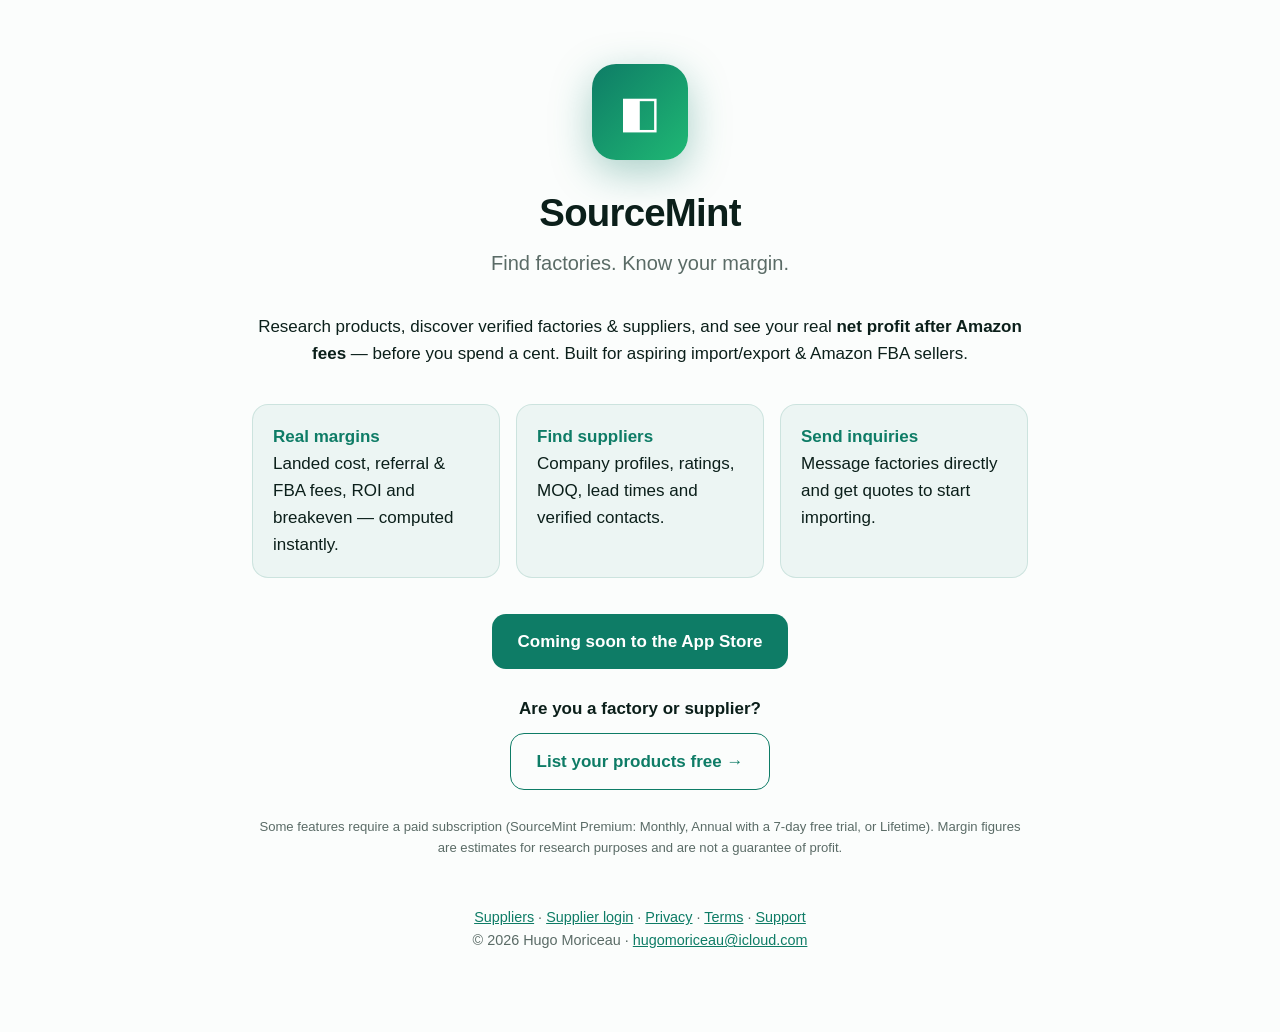
<file: index.html>
<!doctype html>
<html lang="en">
<head>
<meta charset="utf-8">
<meta name="viewport" content="width=device-width, initial-scale=1">
<title>SourceMint — Find factories. Know your margin.</title>
<meta name="description" content="SourceMint helps import/export & Amazon FBA sellers find factories and suppliers, and see net profit margin after Amazon fees — before they buy.">
<style>
  :root { color-scheme: light dark; --fg:#0b1f1a; --muted:#5a6b66; --bg:#fbfdfc; --brand:#0E7C66; --brand2:#1FB874; }
  @media (prefers-color-scheme: dark){ :root{ --fg:#eafff7; --muted:#93a8a1; --bg:#07100d; } }
  * { box-sizing:border-box; } body { margin:0; color:var(--fg); background:var(--bg);
    font:17px/1.6 -apple-system,BlinkMacSystemFont,"Segoe UI",Roboto,sans-serif; }
  .wrap { max-width:820px; margin:0 auto; padding:64px 22px 80px; text-align:center; }
  .logo { width:96px;height:96px;border-radius:24px;margin:0 auto 22px;
    background:linear-gradient(135deg,var(--brand),var(--brand2));
    display:grid;place-items:center;color:#fff;font-size:44px;box-shadow:0 12px 40px rgba(14,124,102,.35); }
  h1 { font-size:2.4rem; margin:.2em 0 .1em; letter-spacing:-.02em; }
  .tag { font-size:1.25rem; color:var(--muted); margin:0 0 34px; }
  .grid { display:grid; grid-template-columns:repeat(auto-fit,minmax(220px,1fr)); gap:16px; text-align:left; margin:36px 0; }
  .card { background:rgba(14,124,102,.06); border:1px solid rgba(14,124,102,.14); border-radius:16px; padding:18px 20px; }
  .card b { color:var(--brand); }
  a.btn { display:inline-block; background:var(--brand); color:#fff; text-decoration:none;
    padding:14px 26px; border-radius:14px; font-weight:600; }
  footer { margin-top:48px; color:var(--muted); font-size:.9rem; }
  footer a { color:var(--brand); }
  .note { font-size:.82rem; color:var(--muted); margin-top:26px; }
</style>
</head>
<body>
<div class="wrap">
  <div class="logo">◧</div>
  <h1>SourceMint</h1>
  <p class="tag">Find factories. Know your margin.</p>
  <p>Research products, discover verified factories &amp; suppliers, and see your real
  <b>net profit after Amazon fees</b> — before you spend a cent. Built for aspiring
  import/export &amp; Amazon FBA sellers.</p>

  <div class="grid">
    <div class="card"><b>Real margins</b><br>Landed cost, referral &amp; FBA fees, ROI and breakeven — computed instantly.</div>
    <div class="card"><b>Find suppliers</b><br>Company profiles, ratings, MOQ, lead times and verified contacts.</div>
    <div class="card"><b>Send inquiries</b><br>Message factories directly and get quotes to start importing.</div>
  </div>

  <a class="btn" href="#">Coming soon to the App Store</a>

  <p style="margin-top:26px;font-weight:600">Are you a factory or supplier?</p>
  <p style="margin-top:-6px"><a class="btn" style="background:transparent;border:1px solid var(--brand);color:var(--brand)" href="suppliers.html">List your products free →</a></p>

  <p class="note">Some features require a paid subscription (SourceMint Premium: Monthly,
  Annual with a 7-day free trial, or Lifetime). Margin figures are estimates for research
  purposes and are not a guarantee of profit.</p>

  <footer>
    <a href="suppliers.html">Suppliers</a> · <a href="login.html">Supplier login</a> · <a href="privacy.html">Privacy</a> · <a href="terms.html">Terms</a> · <a href="support.html">Support</a><br>
    © 2026 Hugo Moriceau · <a href="mailto:hugomoriceau@icloud.com">hugomoriceau@icloud.com</a>
  </footer>
</div>
</body>
</html>
</file>
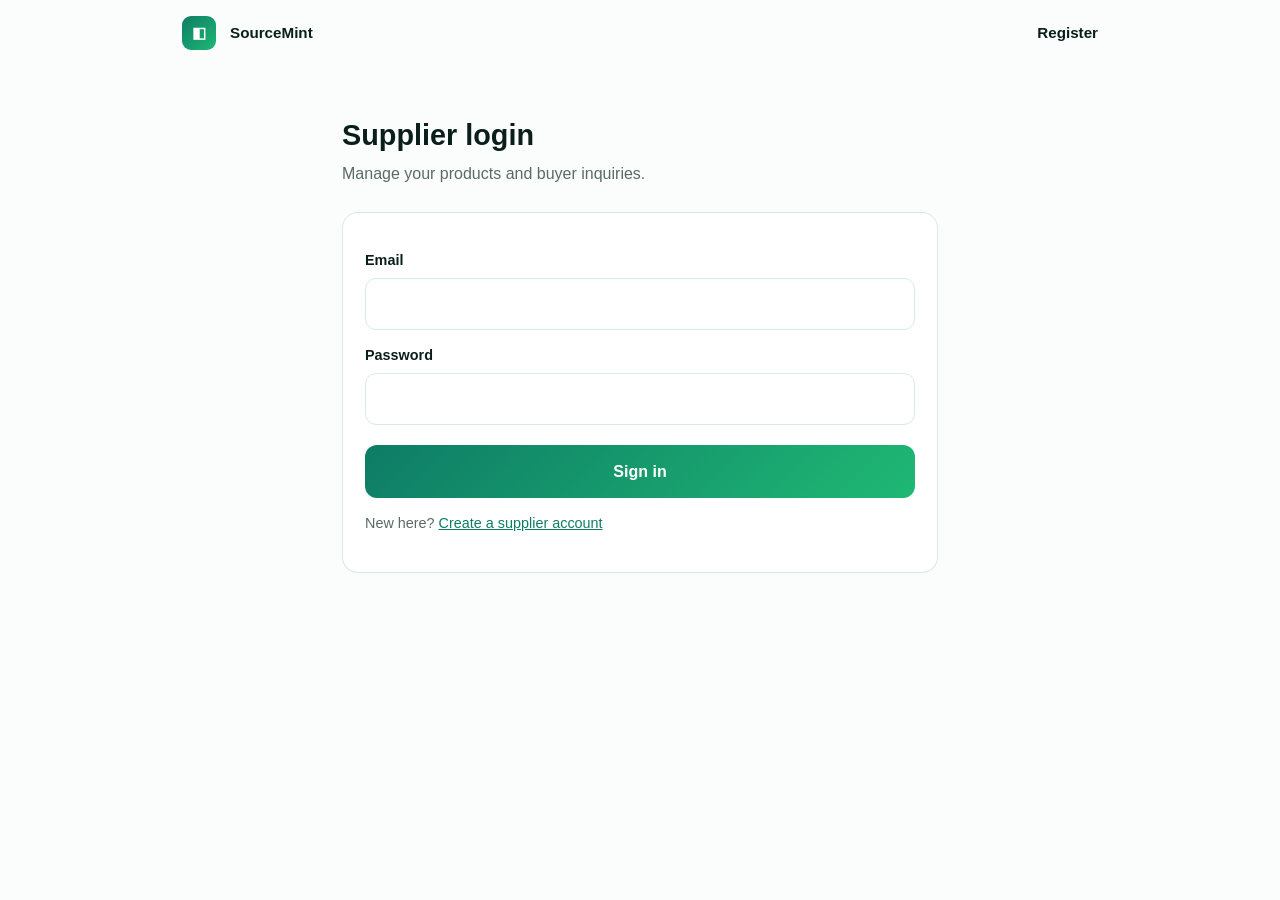
<file: dashboard.html>
<!doctype html>
<html lang="en">
<head>
<meta charset="utf-8">
<meta name="viewport" content="width=device-width, initial-scale=1">
<title>SourceMint — Supplier dashboard</title>
<link rel="stylesheet" href="portal.css">
</head>
<body>
<nav class="nav">
  <a class="logo" href="index.html">◧</a>
  <a href="index.html">SourceMint</a>
  <span class="sp"></span>
  <span id="who" class="muted"></span>
  <a href="#" onclick="logout();return false">Sign out</a>
</nav>
<div class="wrap" style="max-width:820px">
  <h1>Your dashboard</h1>
  <p class="sub">Add products buyers can discover, and see inquiries as they arrive.</p>

  <div class="card">
    <h2 style="margin-top:0">Add a product</h2>
    <div style="background:rgba(14,124,102,.06);border:1px solid var(--border);border-radius:12px;padding:14px;margin-bottom:16px">
      <label style="margin-top:0">Auto-fill from a link</label>
      <div class="row">
        <input id="importURL" placeholder="Paste an Amazon, AliExpress or Alibaba URL">
        <button type="button" id="importBtn" style="margin-top:0;flex:0 0 auto;width:auto;padding:12px 18px">Import</button>
      </div>
      <div id="importMsg" class="muted" style="margin-top:8px;font-size:.85rem"></div>
    </div>
    <div style="background:rgba(31,184,116,.07);border:1px solid var(--border);border-radius:12px;padding:14px;margin-bottom:16px">
      <label style="margin-top:0">Bulk import (CSV)</label>
      <p class="muted" style="margin:4px 0 10px;font-size:.85rem">Have many products? Upload a CSV to list them all at once.
        <a class="link" href="catalog_template.csv" download>Download template</a></p>
      <div class="row">
        <input id="csvFile" type="file" accept=".csv">
        <button type="button" id="csvBtn" style="margin-top:0;flex:0 0 auto;width:auto;padding:12px 18px">Upload</button>
      </div>
      <div id="csvMsg" class="muted" style="margin-top:8px;font-size:.85rem"></div>
    </div>
    <form id="pf">
      <label>Product title *</label>
      <input name="title" required placeholder="e.g. Bamboo Drawer Organizer">
      <label>Description</label>
      <textarea name="description" placeholder="Materials, sizes, customization, certifications…"></textarea>
      <div class="row">
        <div><label>Category</label>
          <select name="category">
            <option>home</option><option>kitchen</option><option>beauty</option><option>electronics</option>
            <option>fitness</option><option>pets</option><option>baby</option><option>outdoor</option>
            <option>office</option><option>fashion</option><option>tools</option><option>toys</option>
          </select></div>
        <div><label>MOQ</label><input name="moq" type="number" value="100"></div>
      </div>
      <div class="row">
        <div><label>Unit cost (USD) *</label><input name="unitCostUSD" type="number" step="0.01" required placeholder="3.10"></div>
        <div><label>Shipping/unit (USD)</label><input name="shippingPerUnitUSD" type="number" step="0.01" placeholder="1.20"></div>
      </div>
      <div class="row">
        <div><label>Amazon retail (USD)</label><input name="amazonPriceUSD" type="number" step="0.01" placeholder="24.99"></div>
        <div><label>Weight (kg)</label><input name="weightKg" type="number" step="0.01" placeholder="0.55"></div>
      </div>
      <label>Package dimensions (cm) — improves margin accuracy</label>
      <div class="row">
        <div><input name="lengthCm" type="number" step="0.1" placeholder="Length"></div>
        <div><input name="widthCm" type="number" step="0.1" placeholder="Width"></div>
        <div><input name="heightCm" type="number" step="0.1" placeholder="Height"></div>
      </div>
      <label>Product photo (optional)</label>
      <input name="image" type="file" accept="image/*">
      <button type="submit">Publish product</button>
      <div id="pm" class="msg"></div>
    </form>
  </div>

  <h2>Your products</h2>
  <div id="products" class="grid"><p class="muted">Loading…</p></div>

  <h2 style="margin-top:34px">Buyer inquiries</h2>
  <div id="inquiries"><p class="muted">Loading…</p></div>
</div>
<script src="app.js"></script>
<script>
requireLogin();

async function loadMe(){ try { const c = await api("/companies/me",{auth:true}); document.getElementById("who").textContent=c.name; } catch(e){ if(e.status===401) logout(); } }
async function loadProducts(){
  const el=document.getElementById("products");
  try {
    const ps = await api("/products/mine/list",{auth:true});
    el.innerHTML = ps.length ? ps.map(p=>`<div class="item"><span class="pill">${p.category}</span>
      <h3>${p.titleText}</h3><div class="m">Cost $${p.unitCostUSD} · Amazon $${p.amazonPriceUSD} · MOQ ${p.moq}${p.images.length?" · 📷":""}</div></div>`).join("")
      : '<p class="muted">No products yet — add your first above.</p>';
  } catch(e){ el.innerHTML='<p class="muted">Could not load.</p>'; }
}
async function loadInquiries(){
  const el=document.getElementById("inquiries");
  try {
    const xs = await api("/inquiries/mine",{auth:true});
    el.innerHTML = xs.length ? xs.map(i=>`<div class="item"><h3>${i.buyerEmail} · qty ${i.quantity}</h3>
      <div class="m">${i.productTitle?("Re: "+i.productTitle+" · "):""}${i.message}</div></div>`).join("")
      : '<p class="muted">No inquiries yet. They\'ll appear here when buyers reach out.</p>';
  } catch(e){ el.innerHTML='<p class="muted">Could not load.</p>'; }
}

document.getElementById("pf").addEventListener("submit", async (e)=>{
  e.preventDefault();
  const form=e.target, fd=Object.fromEntries(new FormData(form).entries());
  const file=form.image.files[0];
  ["moq"].forEach(k=>fd[k]=parseInt(fd[k]||"0"));
  ["unitCostUSD","shippingPerUnitUSD","amazonPriceUSD","weightKg","lengthCm","widthCm","heightCm"].forEach(k=>fd[k]=parseFloat(fd[k]||"0"));
  delete fd.image;
  try {
    const p = await api("/products",{method:"POST",auth:true,body:fd});
    if (file) {
      const f=new FormData(); f.append("image",file);
      await api(`/products/${p.id}/images`,{method:"POST",auth:true,form:true,body:f});
    }
    msg(document.getElementById("pm"),"Product published ✓",true);
    form.reset(); loadProducts();
  } catch(err){ msg(document.getElementById("pm"),(err.data&&err.data.error)||"Could not publish.",false); }
});

// Auto-fill from an Amazon / AliExpress / Alibaba link.
document.getElementById("importBtn").addEventListener("click", async ()=>{
  const url=document.getElementById("importURL").value.trim();
  const msg=document.getElementById("importMsg");
  if(!url){ msg.textContent="Paste a product URL first."; return; }
  msg.textContent="Looking up…";
  try{
    const r=await api("/products/source/lookup?url="+encodeURIComponent(url));
    const f=document.getElementById("pf"); const set=(n,v)=>{ if(v!=null&&f[n]!=null) f[n].value=v; };
    const filled=[];
    if(r.title&&!f.title.value){ set("title",r.title); filled.push("title"); }
    if(r.priceUSD!=null){ set("amazonPriceUSD",r.priceUSD.toFixed(2)); filled.push("Amazon price"); }
    if(r.unitCostUSD!=null){ set("unitCostUSD",r.unitCostUSD.toFixed(2)); filled.push("unit cost"); }
    if(r.weightKg!=null){ set("weightKg",r.weightKg.toFixed(2)); filled.push("weight"); }
    if(r.moq!=null){ set("moq",r.moq); filled.push("MOQ"); }
    if(r.lengthCm){ set("lengthCm",r.lengthCm); } if(r.widthCm){ set("widthCm",r.widthCm); } if(r.heightCm){ set("heightCm",r.heightCm); }
    msg.textContent=filled.length?((r.platform||"Link")+": filled "+filled.join(", ")):"Recognized, but no data returned.";
  }catch(e){
    if(e.status===503) msg.textContent="That marketplace isn't connected yet (needs an API key on the server).";
    else if(e.status===422) msg.textContent="Couldn't read that link — paste an Amazon, AliExpress or Alibaba product URL.";
    else msg.textContent="Lookup failed. Try again.";
  }
});

// Bulk CSV import — parse client-side, POST as JSON to /products/bulk.
function parseCSV(text){
  const lines=text.replace(/\r/g,"").split("\n").filter(l=>l.trim());
  if(!lines.length) return [];
  const head=lines[0].split(",").map(h=>h.trim());
  return lines.slice(1).map(line=>{
    // basic CSV: handles simple quoted fields
    const cells=[]; let cur="",q=false;
    for(const ch of line){ if(ch=='"'){q=!q;} else if(ch==','&&!q){cells.push(cur);cur="";} else cur+=ch; }
    cells.push(cur);
    const o={}; head.forEach((h,i)=>o[h]=(cells[i]||"").trim()); return o;
  });
}
const F=parseFloat, I=(v)=>parseInt(v)||0;
document.getElementById("csvBtn").addEventListener("click", ()=>{
  const file=document.getElementById("csvFile").files[0];
  const msg=document.getElementById("csvMsg");
  if(!file){ msg.textContent="Choose a CSV file first."; return; }
  const rd=new FileReader();
  rd.onload=async()=>{
    const rows=parseCSV(rd.result);
    const products=rows.filter(r=>r.title).map(r=>({
      title:r.title, description:r.description||"", category:(r.category||"home").toLowerCase(),
      unitCostUSD:F(r.unit_cost_usd)||0, shippingPerUnitUSD:F(r.shipping_per_unit_usd)||0,
      moq:I(r.moq)||1, amazonPriceUSD:F(r.amazon_price_usd)||0, amazonMonthlySales:I(r.amazon_monthly_sales),
      weightKg:F(r.weight_kg)||0.5, lengthCm:F(r.length_cm)||0, widthCm:F(r.width_cm)||0,
      heightCm:F(r.height_cm)||0, asin:(r.asin||"").toUpperCase()
    }));
    if(!products.length){ msg.textContent="No product rows found (need a 'title' column)."; return; }
    msg.textContent=`Uploading ${products.length} products…`;
    try{
      const res=await api("/products/bulk",{method:"POST",auth:true,body:{products}});
      msg.textContent=`Imported ${res.created} products${res.failed?`, ${res.failed} skipped`:""}.`;
      loadProducts();
    }catch(e){ msg.textContent="Upload failed. Check the file format."; }
  };
  rd.readAsText(file);
});

loadMe(); loadProducts(); loadInquiries();
</script>
</body>
</html>
</file>
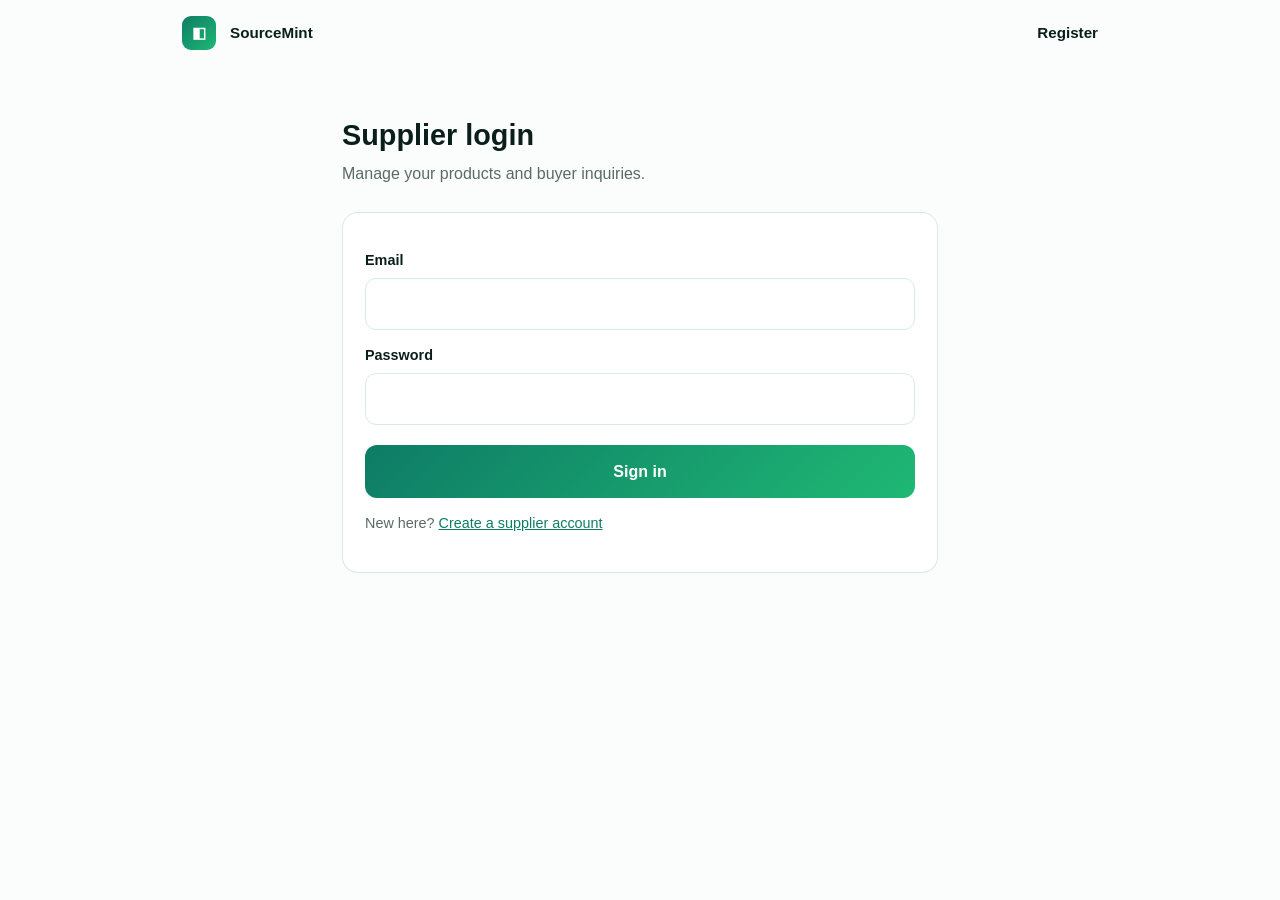
<file: login.html>
<!doctype html>
<html lang="en">
<head>
<meta charset="utf-8">
<meta name="viewport" content="width=device-width, initial-scale=1">
<title>SourceMint — Supplier login</title>
<link rel="stylesheet" href="portal.css">
</head>
<body>
<nav class="nav">
  <a class="logo" href="index.html">◧</a>
  <a href="index.html">SourceMint</a>
  <span class="sp"></span>
  <a href="register.html">Register</a>
</nav>
<div class="wrap">
  <h1>Supplier login</h1>
  <p class="sub">Manage your products and buyer inquiries.</p>
  <div class="card">
    <form id="f">
      <label>Email</label>
      <input name="email" type="email" required>
      <label>Password</label>
      <input name="password" type="password" required>
      <button type="submit">Sign in</button>
      <div id="m" class="msg"></div>
    </form>
    <p class="muted" style="margin-top:14px">New here? <a class="link" href="register.html">Create a supplier account</a></p>
  </div>
</div>
<script src="app.js"></script>
<script>
if (token()) location.href = "dashboard.html";
document.getElementById("f").addEventListener("submit", async (e) => {
  e.preventDefault();
  const fd = Object.fromEntries(new FormData(e.target).entries());
  try {
    const r = await api("/companies/login", { method:"POST", body: fd });
    setToken(r.token);
    location.href = "dashboard.html";
  } catch (err) {
    msg(document.getElementById("m"), "Incorrect email or password.", false);
  }
});
</script>
</body>
</html>
</file>
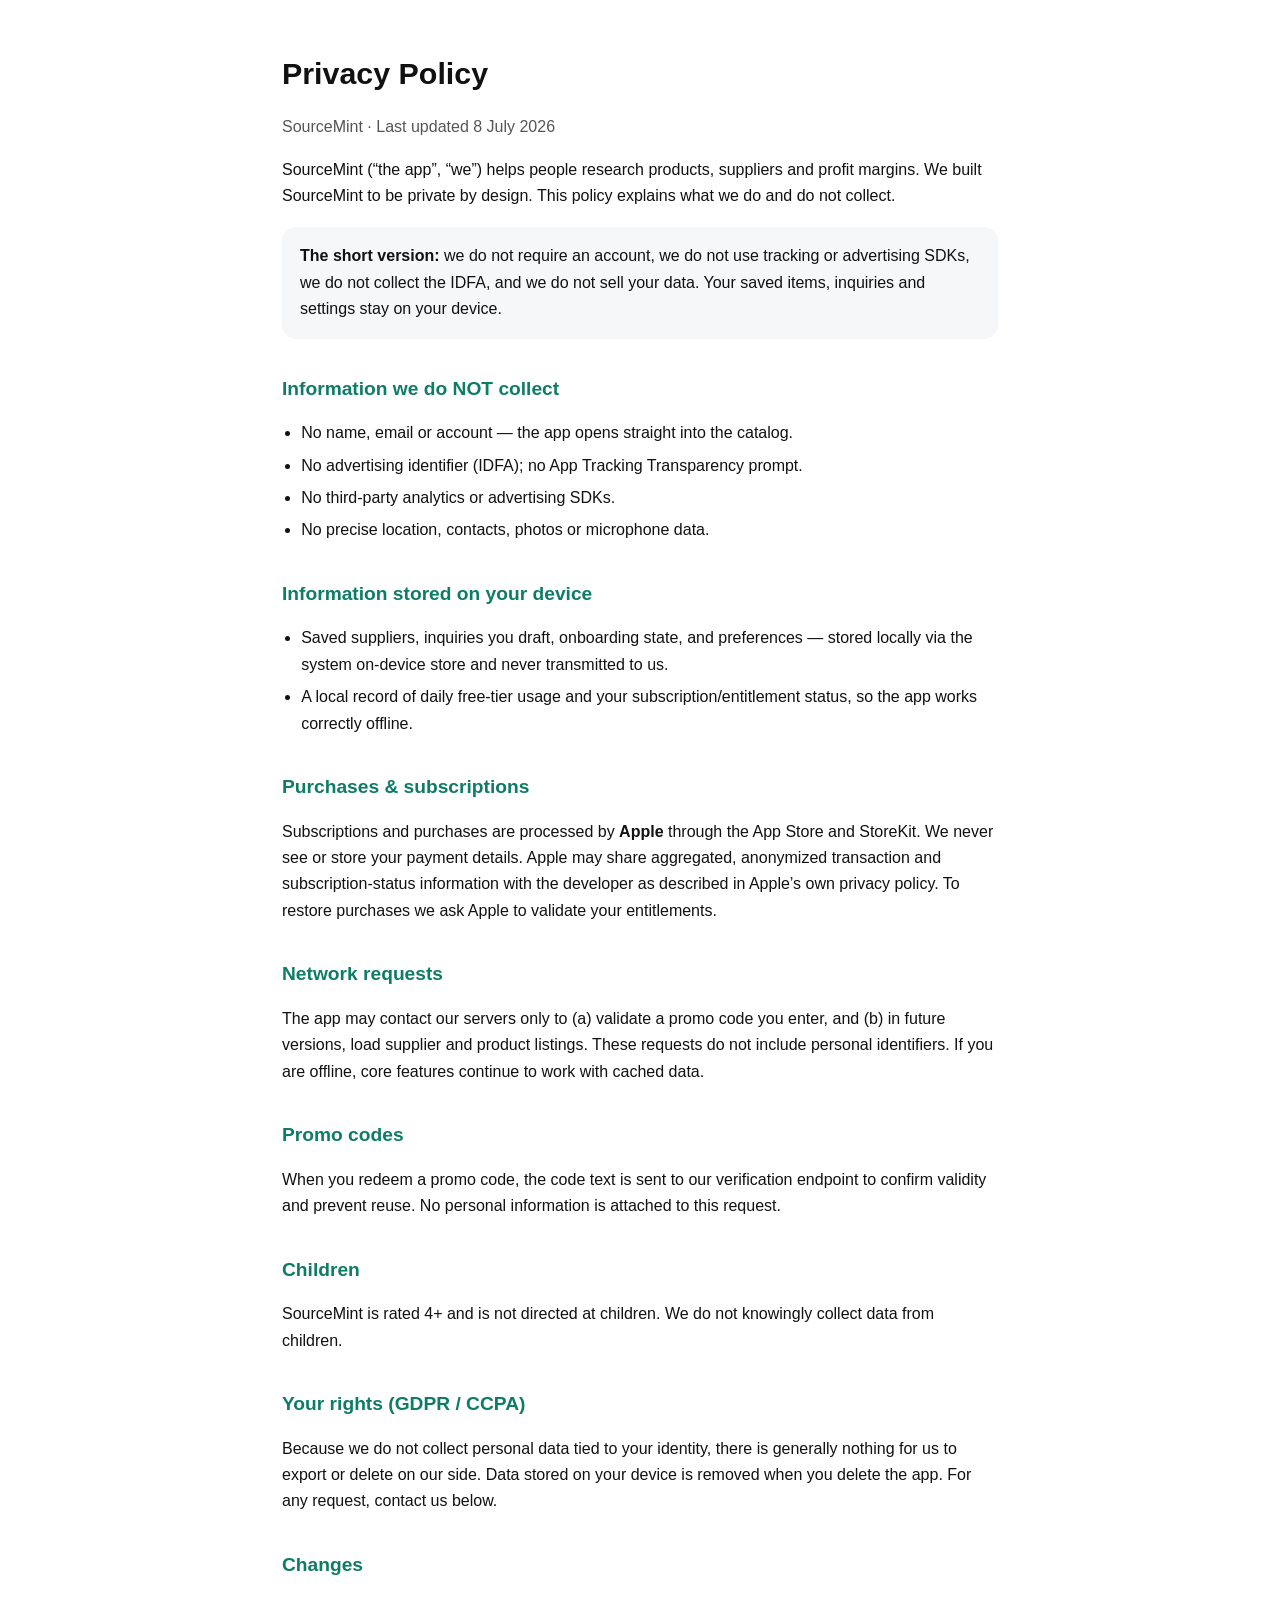
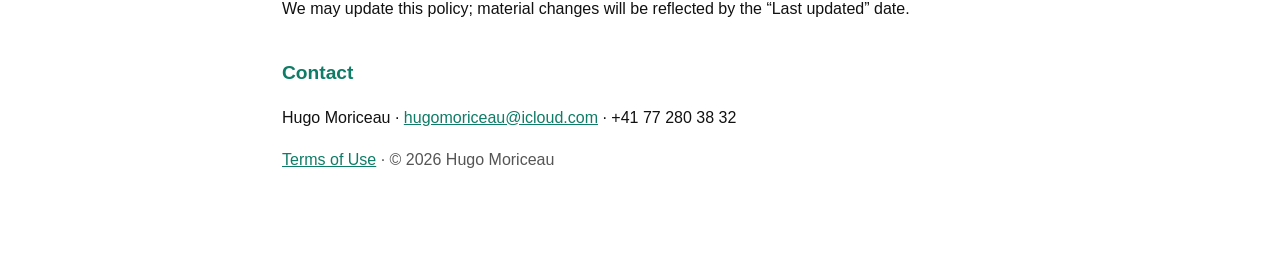
<file: privacy.html>
<!doctype html>
<html lang="en">
<head>
<meta charset="utf-8">
<meta name="viewport" content="width=device-width, initial-scale=1">
<title>SourceMint — Privacy Policy</title>
<style>
  :root { color-scheme: light dark; --fg:#111; --muted:#555; --bg:#fff; --card:#f6f7f8; --brand:#0E7C66; }
  @media (prefers-color-scheme: dark){ :root{ --fg:#eee; --muted:#aaa; --bg:#0d0f0e; --card:#161a19; } }
  * { box-sizing:border-box; } html { -webkit-text-size-adjust:100%; }
  body { margin:0; font:16px/1.65 -apple-system,BlinkMacSystemFont,"Segoe UI",Roboto,sans-serif;
         color:var(--fg); background:var(--bg); }
  .wrap { max-width:760px; margin:0 auto; padding:48px 22px 80px; }
  h1 { font-size:1.9rem; margin:0 0 4px; }
  h2 { font-size:1.2rem; margin:34px 0 10px; color:var(--brand); }
  .muted { color:var(--muted); }
  a { color:var(--brand); }
  code { background:var(--card); padding:2px 6px; border-radius:6px; }
  ul { padding-left:1.2em; } li { margin:6px 0; }
  .card { background:var(--card); border-radius:14px; padding:16px 18px; margin:18px 0; }
</style>
</head>
<body>
<div class="wrap">
  <h1>Privacy Policy</h1>
  <p class="muted">SourceMint · Last updated 8 July 2026</p>

  <p>SourceMint (“the app”, “we”) helps people research products, suppliers and profit
  margins. We built SourceMint to be private by design. This policy explains what we do and
  do not collect.</p>

  <div class="card">
    <strong>The short version:</strong> we do not require an account, we do not use tracking
    or advertising SDKs, we do not collect the IDFA, and we do not sell your data. Your saved
    items, inquiries and settings stay on your device.
  </div>

  <h2>Information we do NOT collect</h2>
  <ul>
    <li>No name, email or account — the app opens straight into the catalog.</li>
    <li>No advertising identifier (IDFA); no App Tracking Transparency prompt.</li>
    <li>No third-party analytics or advertising SDKs.</li>
    <li>No precise location, contacts, photos or microphone data.</li>
  </ul>

  <h2>Information stored on your device</h2>
  <ul>
    <li>Saved suppliers, inquiries you draft, onboarding state, and preferences — stored
        locally via the system on-device store and never transmitted to us.</li>
    <li>A local record of daily free-tier usage and your subscription/entitlement status,
        so the app works correctly offline.</li>
  </ul>

  <h2>Purchases &amp; subscriptions</h2>
  <p>Subscriptions and purchases are processed by <strong>Apple</strong> through the App Store
  and StoreKit. We never see or store your payment details. Apple may share aggregated,
  anonymized transaction and subscription-status information with the developer as described in
  Apple’s own privacy policy. To restore purchases we ask Apple to validate your entitlements.</p>

  <h2>Network requests</h2>
  <p>The app may contact our servers only to (a) validate a promo code you enter, and (b) in
  future versions, load supplier and product listings. These requests do not include personal
  identifiers. If you are offline, core features continue to work with cached data.</p>

  <h2>Promo codes</h2>
  <p>When you redeem a promo code, the code text is sent to our verification endpoint to confirm
  validity and prevent reuse. No personal information is attached to this request.</p>

  <h2>Children</h2>
  <p>SourceMint is rated 4+ and is not directed at children. We do not knowingly collect data
  from children.</p>

  <h2>Your rights (GDPR / CCPA)</h2>
  <p>Because we do not collect personal data tied to your identity, there is generally nothing
  for us to export or delete on our side. Data stored on your device is removed when you delete
  the app. For any request, contact us below.</p>

  <h2>Changes</h2>
  <p>We may update this policy; material changes will be reflected by the “Last updated” date.</p>

  <h2>Contact</h2>
  <p>Hugo Moriceau · <a href="mailto:hugomoriceau@icloud.com">hugomoriceau@icloud.com</a> ·
  +41 77 280 38 32</p>

  <p class="muted"><a href="terms.html">Terms of Use</a> · © 2026 Hugo Moriceau</p>
</div>
</body>
</html>
</file>
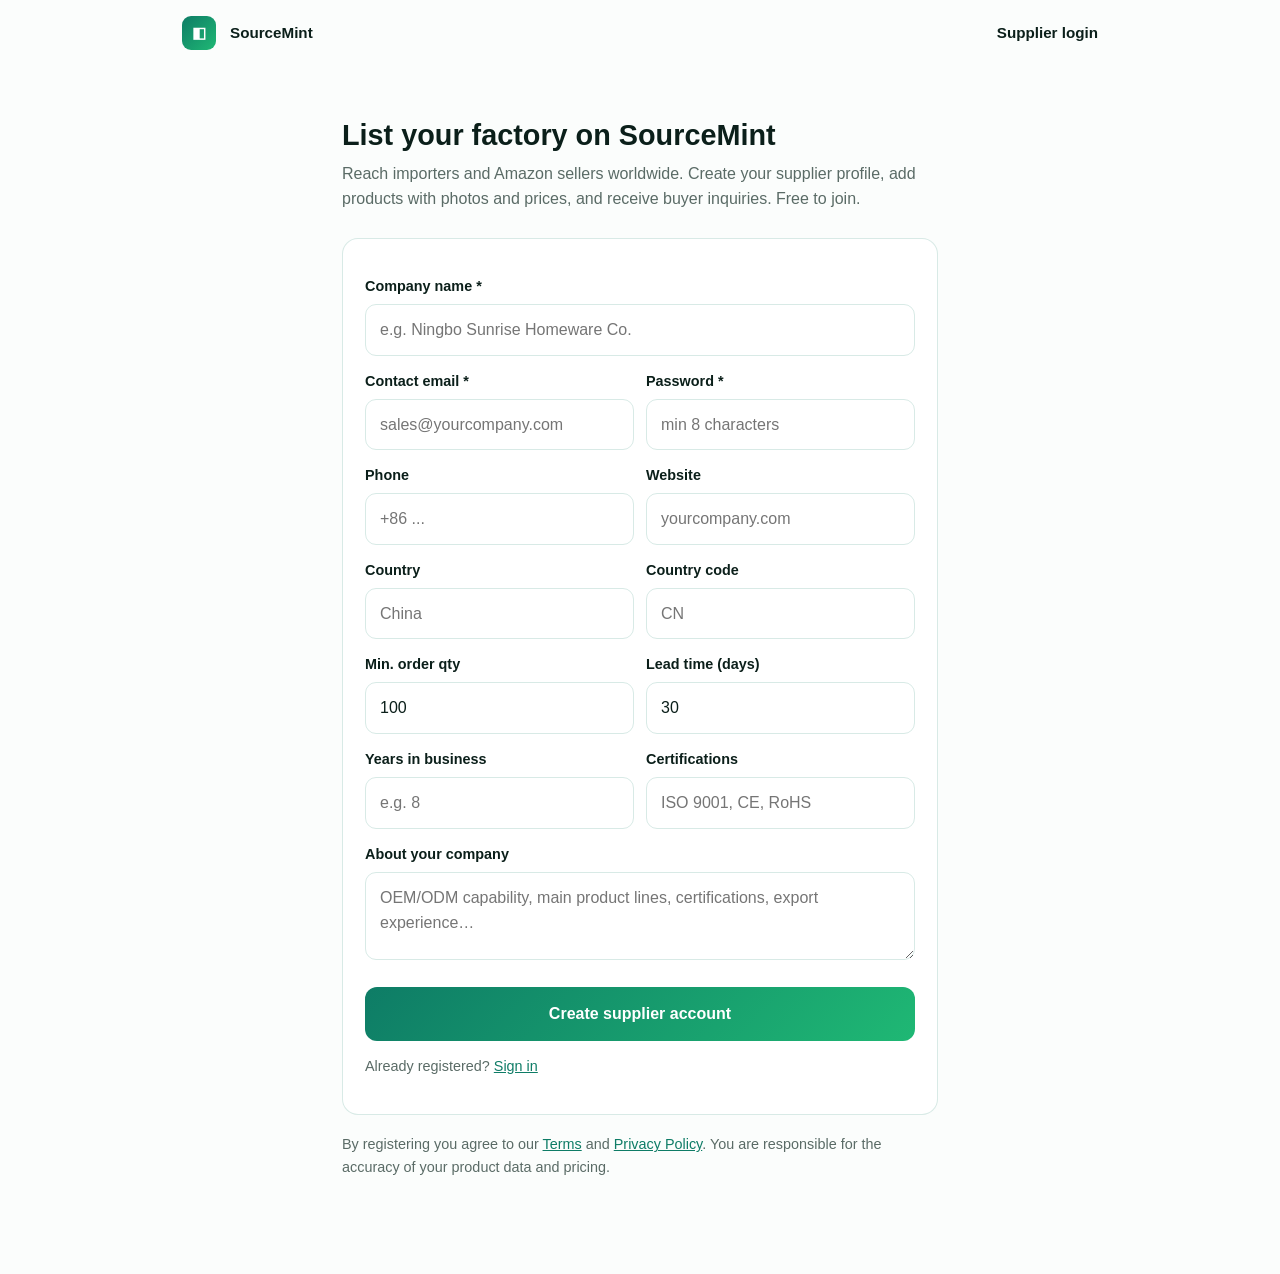
<file: register.html>
<!doctype html>
<html lang="en">
<head>
<meta charset="utf-8">
<meta name="viewport" content="width=device-width, initial-scale=1">
<title>SourceMint — Register your factory</title>
<link rel="stylesheet" href="portal.css">
</head>
<body>
<nav class="nav">
  <a class="logo" href="index.html">◧</a>
  <a href="index.html">SourceMint</a>
  <span class="sp"></span>
  <a href="login.html">Supplier login</a>
</nav>
<div class="wrap">
  <h1>List your factory on SourceMint</h1>
  <p class="sub">Reach importers and Amazon sellers worldwide. Create your supplier profile, add
  products with photos and prices, and receive buyer inquiries. Free to join.</p>
  <div class="card">
    <form id="f">
      <label>Company name *</label>
      <input name="name" required placeholder="e.g. Ningbo Sunrise Homeware Co.">
      <div class="row">
        <div><label>Contact email *</label><input name="email" type="email" required placeholder="sales@yourcompany.com"></div>
        <div><label>Password *</label><input name="password" type="password" required minlength="8" placeholder="min 8 characters"></div>
      </div>
      <div class="row">
        <div><label>Phone</label><input name="phone" placeholder="+86 ..."></div>
        <div><label>Website</label><input name="website" placeholder="yourcompany.com"></div>
      </div>
      <div class="row">
        <div><label>Country</label><input name="country" placeholder="China"></div>
        <div><label>Country code</label><input name="countryCode" maxlength="2" placeholder="CN"></div>
      </div>
      <div class="row">
        <div><label>Min. order qty</label><input name="minOrderQuantity" type="number" value="100"></div>
        <div><label>Lead time (days)</label><input name="leadTimeDays" type="number" value="30"></div>
      </div>
      <div class="row">
        <div><label>Years in business</label><input name="yearsActive" type="number" placeholder="e.g. 8"></div>
        <div><label>Certifications</label><input name="certifications" placeholder="ISO 9001, CE, RoHS"></div>
      </div>
      <label>About your company</label>
      <textarea name="about" placeholder="OEM/ODM capability, main product lines, certifications, export experience…"></textarea>
      <button type="submit">Create supplier account</button>
      <div id="m" class="msg"></div>
    </form>
    <p class="muted" style="margin-top:14px">Already registered? <a class="link" href="login.html">Sign in</a></p>
  </div>
  <p class="muted">By registering you agree to our <a class="link" href="terms.html">Terms</a> and
  <a class="link" href="privacy.html">Privacy Policy</a>. You are responsible for the accuracy of
  your product data and pricing.</p>
</div>
<script src="app.js"></script>
<script>
document.getElementById("f").addEventListener("submit", async (e) => {
  e.preventDefault();
  const fd = Object.fromEntries(new FormData(e.target).entries());
  ["minOrderQuantity","leadTimeDays","yearsActive"].forEach(k => fd[k] = parseInt(fd[k]||"0"));
  if (fd.certifications) fd.certifications = fd.certifications.split(",").map(s=>s.trim()).filter(Boolean);
  try {
    const r = await api("/companies/register", { method:"POST", body: fd });
    setToken(r.token);
    location.href = "dashboard.html";
  } catch (err) {
    msg(document.getElementById("m"),
      err.status===409 ? "That email is already registered — try signing in." :
      (err.data && err.data.error) || "Something went wrong. Please try again.", false);
  }
});
</script>
</body>
</html>
</file>
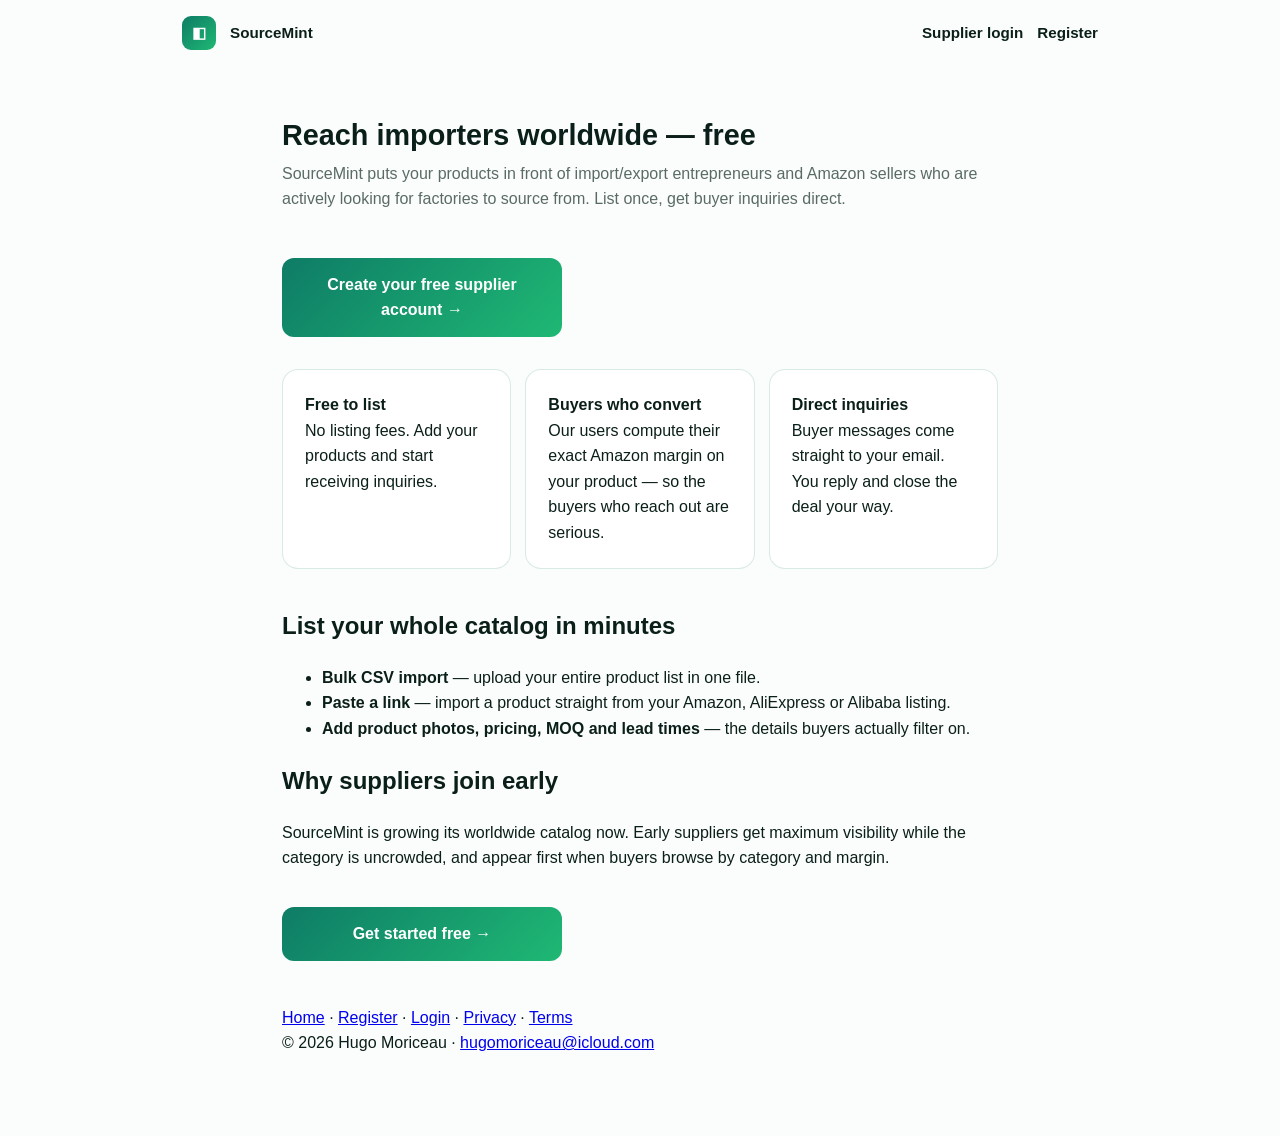
<file: suppliers.html>
<!doctype html>
<html lang="en">
<head>
<meta charset="utf-8">
<meta name="viewport" content="width=device-width, initial-scale=1">
<title>SourceMint for Suppliers — reach importers worldwide, free</title>
<meta name="description" content="List your products on SourceMint and reach import/export buyers and Amazon sellers worldwide. Free to join, bulk import, direct buyer inquiries.">
<link rel="stylesheet" href="portal.css">
</head>
<body>
<nav class="nav">
  <a class="logo" href="index.html">◧</a>
  <a href="index.html">SourceMint</a>
  <span class="sp"></span>
  <a href="login.html">Supplier login</a>
  <a href="register.html">Register</a>
</nav>
<div class="wrap" style="max-width:760px">
  <h1>Reach importers worldwide — free</h1>
  <p class="sub">SourceMint puts your products in front of import/export entrepreneurs and Amazon
  sellers who are actively looking for factories to source from. List once, get buyer inquiries direct.</p>

  <a class="link" href="register.html"><button style="max-width:280px">Create your free supplier account →</button></a>

  <div class="grid" style="margin-top:32px">
    <div class="card"><b>Free to list</b><br>No listing fees. Add your products and start receiving inquiries.</div>
    <div class="card"><b>Buyers who convert</b><br>Our users compute their exact Amazon margin on your product — so the buyers who reach out are serious.</div>
    <div class="card"><b>Direct inquiries</b><br>Buyer messages come straight to your email. You reply and close the deal your way.</div>
  </div>

  <h2>List your whole catalog in minutes</h2>
  <ul>
    <li><b>Bulk CSV import</b> — upload your entire product list in one file.</li>
    <li><b>Paste a link</b> — import a product straight from your Amazon, AliExpress or Alibaba listing.</li>
    <li><b>Add product photos, pricing, MOQ and lead times</b> — the details buyers actually filter on.</li>
  </ul>

  <h2>Why suppliers join early</h2>
  <p>SourceMint is growing its worldwide catalog now. Early suppliers get maximum visibility while the
  category is uncrowded, and appear first when buyers browse by category and margin.</p>

  <a class="link" href="register.html"><button style="max-width:280px">Get started free →</button></a>

  <footer style="margin-top:44px">
    <a href="index.html">Home</a> · <a href="register.html">Register</a> · <a href="login.html">Login</a> ·
    <a href="privacy.html">Privacy</a> · <a href="terms.html">Terms</a><br>
    © 2026 Hugo Moriceau · <a href="mailto:hugomoriceau@icloud.com">hugomoriceau@icloud.com</a>
  </footer>
</div>
</body>
</html>
</file>
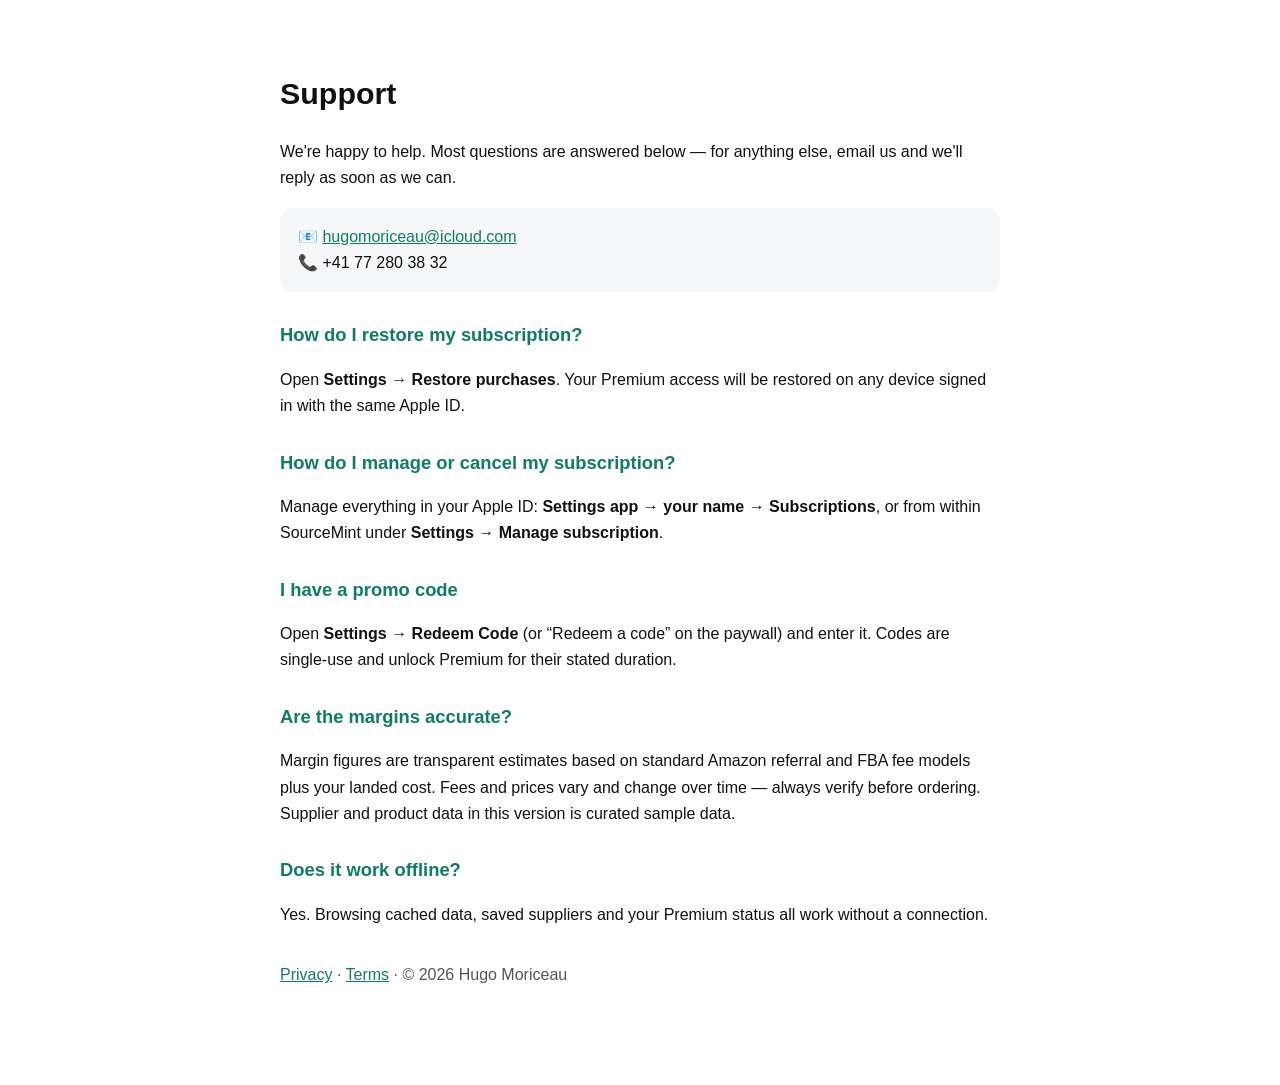
<file: support.html>
<!doctype html>
<html lang="en">
<head>
<meta charset="utf-8">
<meta name="viewport" content="width=device-width, initial-scale=1">
<title>SourceMint — Support</title>
<style>
  :root { color-scheme: light dark; --fg:#111; --muted:#555; --bg:#fff; --card:#f6f7f8; --brand:#0E7C66; }
  @media (prefers-color-scheme: dark){ :root{ --fg:#eee; --muted:#aaa; --bg:#0d0f0e; --card:#161a19; } }
  body { margin:0; font:16px/1.65 -apple-system,BlinkMacSystemFont,"Segoe UI",Roboto,sans-serif; color:var(--fg); background:var(--bg); }
  .wrap { max-width:720px; margin:0 auto; padding:48px 22px 80px; }
  h1 { font-size:1.9rem; } h2 { color:var(--brand); font-size:1.15rem; margin-top:28px; }
  a { color:var(--brand); } .card { background:var(--card); border-radius:14px; padding:16px 18px; margin:16px 0; }
  .muted{color:var(--muted);}
</style>
</head>
<body>
<div class="wrap">
  <h1>Support</h1>
  <p>We're happy to help. Most questions are answered below — for anything else, email us and
  we'll reply as soon as we can.</p>

  <div class="card">
    📧 <a href="mailto:hugomoriceau@icloud.com">hugomoriceau@icloud.com</a><br>
    📞 +41 77 280 38 32
  </div>

  <h2>How do I restore my subscription?</h2>
  <p>Open <b>Settings → Restore purchases</b>. Your Premium access will be restored on any device
  signed in with the same Apple ID.</p>

  <h2>How do I manage or cancel my subscription?</h2>
  <p>Manage everything in your Apple ID: <b>Settings app → your name → Subscriptions</b>, or
  from within SourceMint under <b>Settings → Manage subscription</b>.</p>

  <h2>I have a promo code</h2>
  <p>Open <b>Settings → Redeem Code</b> (or “Redeem a code” on the paywall) and enter it. Codes
  are single-use and unlock Premium for their stated duration.</p>

  <h2>Are the margins accurate?</h2>
  <p>Margin figures are transparent estimates based on standard Amazon referral and FBA fee
  models plus your landed cost. Fees and prices vary and change over time — always verify before
  ordering. Supplier and product data in this version is curated sample data.</p>

  <h2>Does it work offline?</h2>
  <p>Yes. Browsing cached data, saved suppliers and your Premium status all work without a
  connection.</p>

  <p class="muted" style="margin-top:34px"><a href="privacy.html">Privacy</a> · <a href="terms.html">Terms</a> · © 2026 Hugo Moriceau</p>
</div>
</body>
</html>
</file>
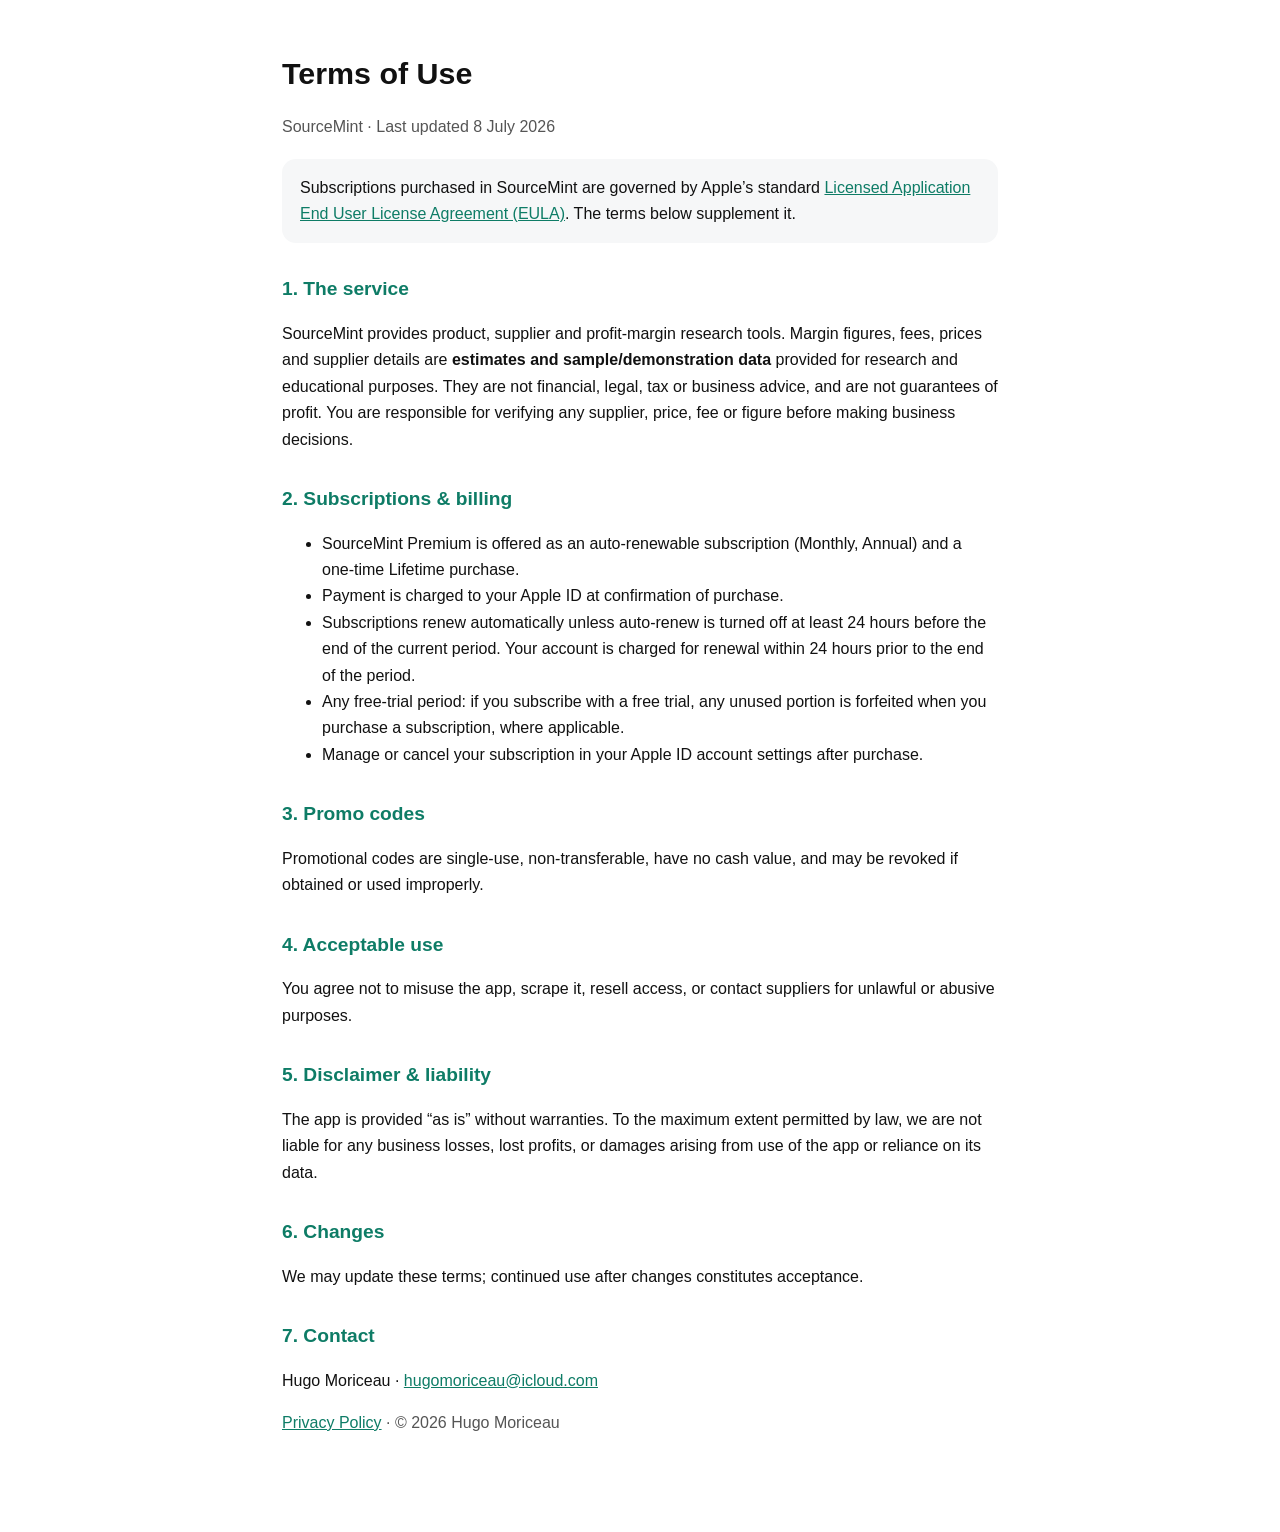
<file: terms.html>
<!doctype html>
<html lang="en">
<head>
<meta charset="utf-8">
<meta name="viewport" content="width=device-width, initial-scale=1">
<title>SourceMint — Terms of Use</title>
<style>
  :root { color-scheme: light dark; --fg:#111; --muted:#555; --bg:#fff; --card:#f6f7f8; --brand:#0E7C66; }
  @media (prefers-color-scheme: dark){ :root{ --fg:#eee; --muted:#aaa; --bg:#0d0f0e; --card:#161a19; } }
  * { box-sizing:border-box; }
  body { margin:0; font:16px/1.65 -apple-system,BlinkMacSystemFont,"Segoe UI",Roboto,sans-serif; color:var(--fg); background:var(--bg); }
  .wrap { max-width:760px; margin:0 auto; padding:48px 22px 80px; }
  h1 { font-size:1.9rem; margin:0 0 4px; } h2 { font-size:1.2rem; margin:30px 0 8px; color:var(--brand); }
  .muted { color:var(--muted); } a { color:var(--brand); }
  .card { background:var(--card); border-radius:14px; padding:16px 18px; margin:18px 0; }
</style>
</head>
<body>
<div class="wrap">
  <h1>Terms of Use</h1>
  <p class="muted">SourceMint · Last updated 8 July 2026</p>

  <div class="card">
    Subscriptions purchased in SourceMint are governed by Apple’s standard
    <a href="https://www.apple.com/legal/internet-services/itunes/dev/stdeula/">Licensed Application End User License Agreement (EULA)</a>.
    The terms below supplement it.
  </div>

  <h2>1. The service</h2>
  <p>SourceMint provides product, supplier and profit-margin research tools. Margin figures,
  fees, prices and supplier details are <strong>estimates and sample/demonstration data</strong>
  provided for research and educational purposes. They are not financial, legal, tax or business
  advice, and are not guarantees of profit. You are responsible for verifying any supplier,
  price, fee or figure before making business decisions.</p>

  <h2>2. Subscriptions &amp; billing</h2>
  <ul>
    <li>SourceMint Premium is offered as an auto-renewable subscription (Monthly, Annual) and a
        one-time Lifetime purchase.</li>
    <li>Payment is charged to your Apple ID at confirmation of purchase.</li>
    <li>Subscriptions renew automatically unless auto-renew is turned off at least 24 hours
        before the end of the current period. Your account is charged for renewal within 24 hours
        prior to the end of the period.</li>
    <li>Any free-trial period: if you subscribe with a free trial, any unused portion is
        forfeited when you purchase a subscription, where applicable.</li>
    <li>Manage or cancel your subscription in your Apple ID account settings after purchase.</li>
  </ul>

  <h2>3. Promo codes</h2>
  <p>Promotional codes are single-use, non-transferable, have no cash value, and may be revoked
  if obtained or used improperly.</p>

  <h2>4. Acceptable use</h2>
  <p>You agree not to misuse the app, scrape it, resell access, or contact suppliers for unlawful
  or abusive purposes.</p>

  <h2>5. Disclaimer &amp; liability</h2>
  <p>The app is provided “as is” without warranties. To the maximum extent permitted by law, we
  are not liable for any business losses, lost profits, or damages arising from use of the app or
  reliance on its data.</p>

  <h2>6. Changes</h2>
  <p>We may update these terms; continued use after changes constitutes acceptance.</p>

  <h2>7. Contact</h2>
  <p>Hugo Moriceau · <a href="mailto:hugomoriceau@icloud.com">hugomoriceau@icloud.com</a></p>

  <p class="muted"><a href="privacy.html">Privacy Policy</a> · © 2026 Hugo Moriceau</p>
</div>
</body>
</html>
</file>
<file: portal.css>
:root { color-scheme: light dark; --fg:#0b1f1a; --muted:#5a6b66; --bg:#fbfdfc; --card:#fff; --brand:#0E7C66; --brand2:#1FB874; --border:rgba(14,124,102,.16); --err:#E5484D; }
@media (prefers-color-scheme: dark){ :root{ --fg:#eafff7; --muted:#93a8a1; --bg:#07100d; --card:#0f1a16; --border:rgba(31,184,116,.22);} }
* { box-sizing:border-box; }
body { margin:0; color:var(--fg); background:var(--bg); font:16px/1.6 -apple-system,BlinkMacSystemFont,"Segoe UI",Roboto,sans-serif; }
.wrap { max-width:640px; margin:0 auto; padding:40px 22px 80px; }
.nav { display:flex; align-items:center; gap:14px; max-width:960px; margin:0 auto; padding:16px 22px; }
.nav .logo { width:34px;height:34px;border-radius:9px;background:linear-gradient(135deg,var(--brand),var(--brand2));display:grid;place-items:center;color:#fff;font-weight:700; }
.nav a { color:var(--fg); text-decoration:none; font-weight:600; font-size:.95rem; }
.nav .sp { flex:1; }
h1 { font-size:1.8rem; margin:.2em 0 .1em; }
.sub { color:var(--muted); margin:0 0 26px; }
.card { background:var(--card); border:1px solid var(--border); border-radius:16px; padding:22px; margin-bottom:18px; }
label { display:block; font-weight:600; font-size:.9rem; margin:14px 0 6px; }
input, textarea, select { width:100%; padding:12px 14px; border:1px solid var(--border); border-radius:11px; background:transparent; color:var(--fg); font:inherit; }
textarea { min-height:88px; resize:vertical; }
.row { display:flex; gap:12px; } .row > * { flex:1; }
button { width:100%; margin-top:20px; padding:14px; border:0; border-radius:12px; font:inherit; font-weight:700; color:#fff; background:linear-gradient(135deg,var(--brand),var(--brand2)); cursor:pointer; }
button.secondary { background:transparent; color:var(--brand); border:1px solid var(--border); }
.msg { display:none; padding:12px 14px; border-radius:11px; margin-top:16px; font-weight:600; font-size:.92rem; }
.msg.ok { background:rgba(31,184,116,.14); color:var(--brand); }
.msg.err { background:rgba(229,72,77,.14); color:var(--err); }
.muted { color:var(--muted); font-size:.9rem; }
a.link { color:var(--brand); }
.grid { display:grid; grid-template-columns:repeat(auto-fill,minmax(220px,1fr)); gap:14px; }
.pill { display:inline-block; font-size:.78rem; font-weight:700; padding:3px 9px; border-radius:99px; background:rgba(14,124,102,.12); color:var(--brand); }
.item { border:1px solid var(--border); border-radius:13px; padding:14px; }
.item h3 { margin:0 0 4px; font-size:1rem; } .item .m { color:var(--muted); font-size:.85rem; }
</file>
